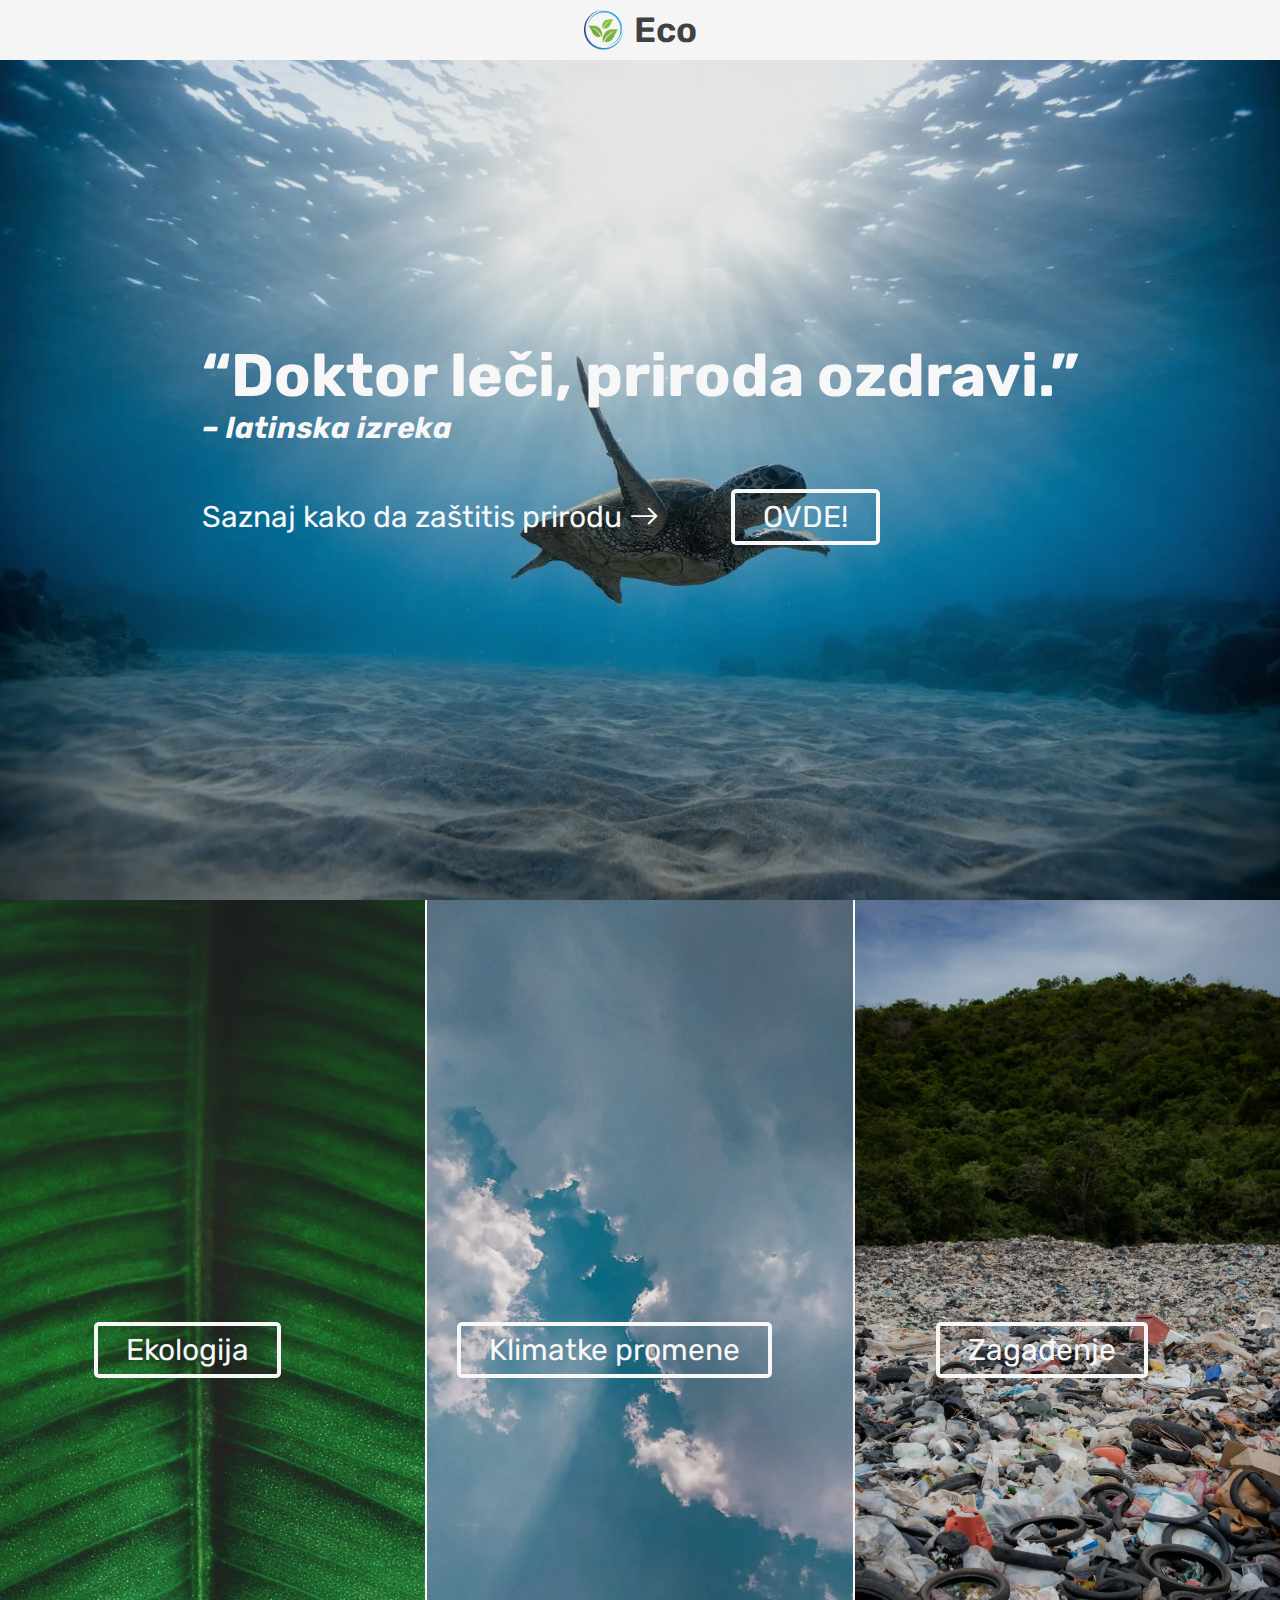
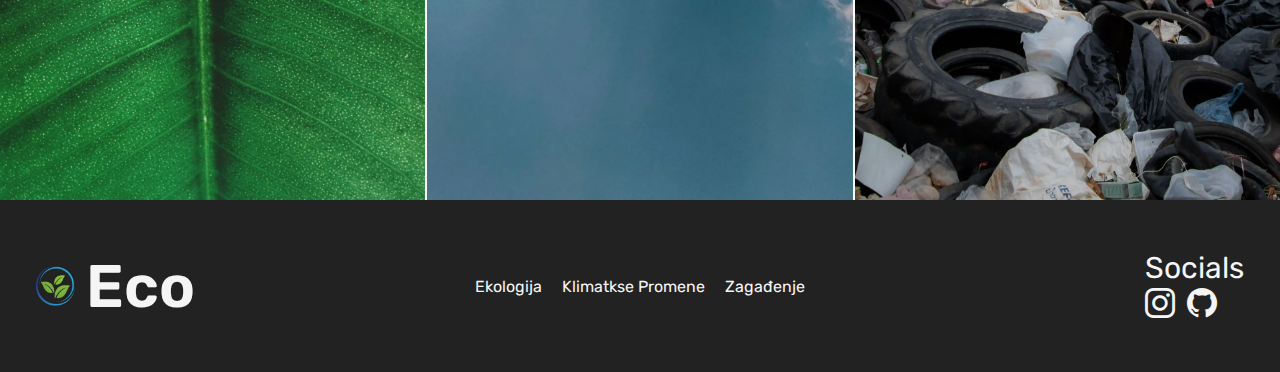
<file: html/index.html>
<!DOCTYPE html>
<html lang="en" id="top">
  <head>
    <meta charset="UTF-8" />
    <meta http-equiv="X-UA-Compatible" content="IE=edge" />
    <meta name="viewport" content="width=device-width, initial-scale=1.0" />

    <link rel="stylesheet" href="../css/general.css" />
    <link rel="stylesheet" href="../css/index_style.css" />
    <link rel="stylesheet" href="../css/queries/index_queries.css" />
    <link rel="icon" type="image/x-icon" href="../img/logo.webp" />

    <title>Eco</title>
  </head>
  <body>
    <header class="header">
      <div class="logo-box" onclick="elScroll('top')">
        <img src="../img/logo.webp" alt="logo" class="logo-img" />
        <p class="logo-text">Eco</p>
      </div>
      <div class="hamburger">
        <span class="line"></span>
      </div>
      <div class="mobile-nav">
        <div class="logo-box" onclick="location.href='index.html'">
          <img src="../img/logo.webp" alt="logo" class="logo-img" />
          <p class="logo-text">Eco</p>
        </div>
        <ul class="nav-list">
          <li class="nav-item">
            <a href="ekologija.html" class="link nav-link">Ekologija</a>
          </li>
          <li class="nav-item">
            <a href="klima.html" class="link nav-link">Klimatkse Promene</a>
          </li>
          <li class="nav-item">
            <a href="zagadjenje.html" class="link nav-link">Zagađenje</a>
          </li>
        </ul>
      </div>
    </header>

    <main class="main">
      <section class="hero-section">
        <div class="box">
          <h1 class="hero-title">
            “Doktor leči, priroda ozdravi.”<br />
            <span>– latinska izreka</span>
          </h1>
          <p class="hero-sub">
            Saznaj kako da zaštitis prirodu <i class="bi bi-arrow-right"></i>
          </p>
          <a onclick="elScroll('find')" class="hero-sub btn tab-btn">OVDE!</a>
        </div>
      </section>

      <section class="find" id="find">
        <div class="flex">
          <div class="col eko">
            <a href="ekologija.html" class="btn hero-sub">Ekologija</a>
          </div>
          <div class="col klima">
            <a href="klima.html" class="btn hero-sub">Klimatke promene</a>
          </div>
          <div class="col zagadjenje">
            <a href="zagadjenje.html" class="btn hero-sub">Zagađenje</a>
          </div>
        </div>
      </section>
    </main>

    <footer class="footer">
      <div class="footer-col">
        <div class="logo-box" onclick="location.href='index.html'">
          <img src="../img/logo.webp" alt="" class="footer-logo" />
          <span class="logo-text">Eco</span>
        </div>
      </div>
      <div class="footer-col">
        <ul class="nav-list">
          <li class="nav-item">
            <a href="ekologija.html" class="link nav-link">Ekologija</a>
          </li>
          <li class="nav-item">
            <a href="klima.html" class="link nav-link">Klimatkse Promene</a>
          </li>
          <li class="nav-item">
            <a href="zagadjenje.html" class="link nav-link">Zagađenje</a>
          </li>
        </ul>
      </div>
      <div class="footer-col">
        <p class="footer-col-title">Socials</p>
        <div class="socials">
          <a
            href="https://www.instagram.com/rakic012"
            target="_blank"
            class="social-link"
            ><i class="bi bi-instagram"></i
          ></a>
          <a
            href="https://www.github.com/Rakic0"
            target="_blank"
            class="social-link"
          >
            <i class="bi bi-github"></i>
          </a>
        </div>
      </div>
    </footer>
    <script src="../js/script.js"></script>
  </body>
</html>
</file>
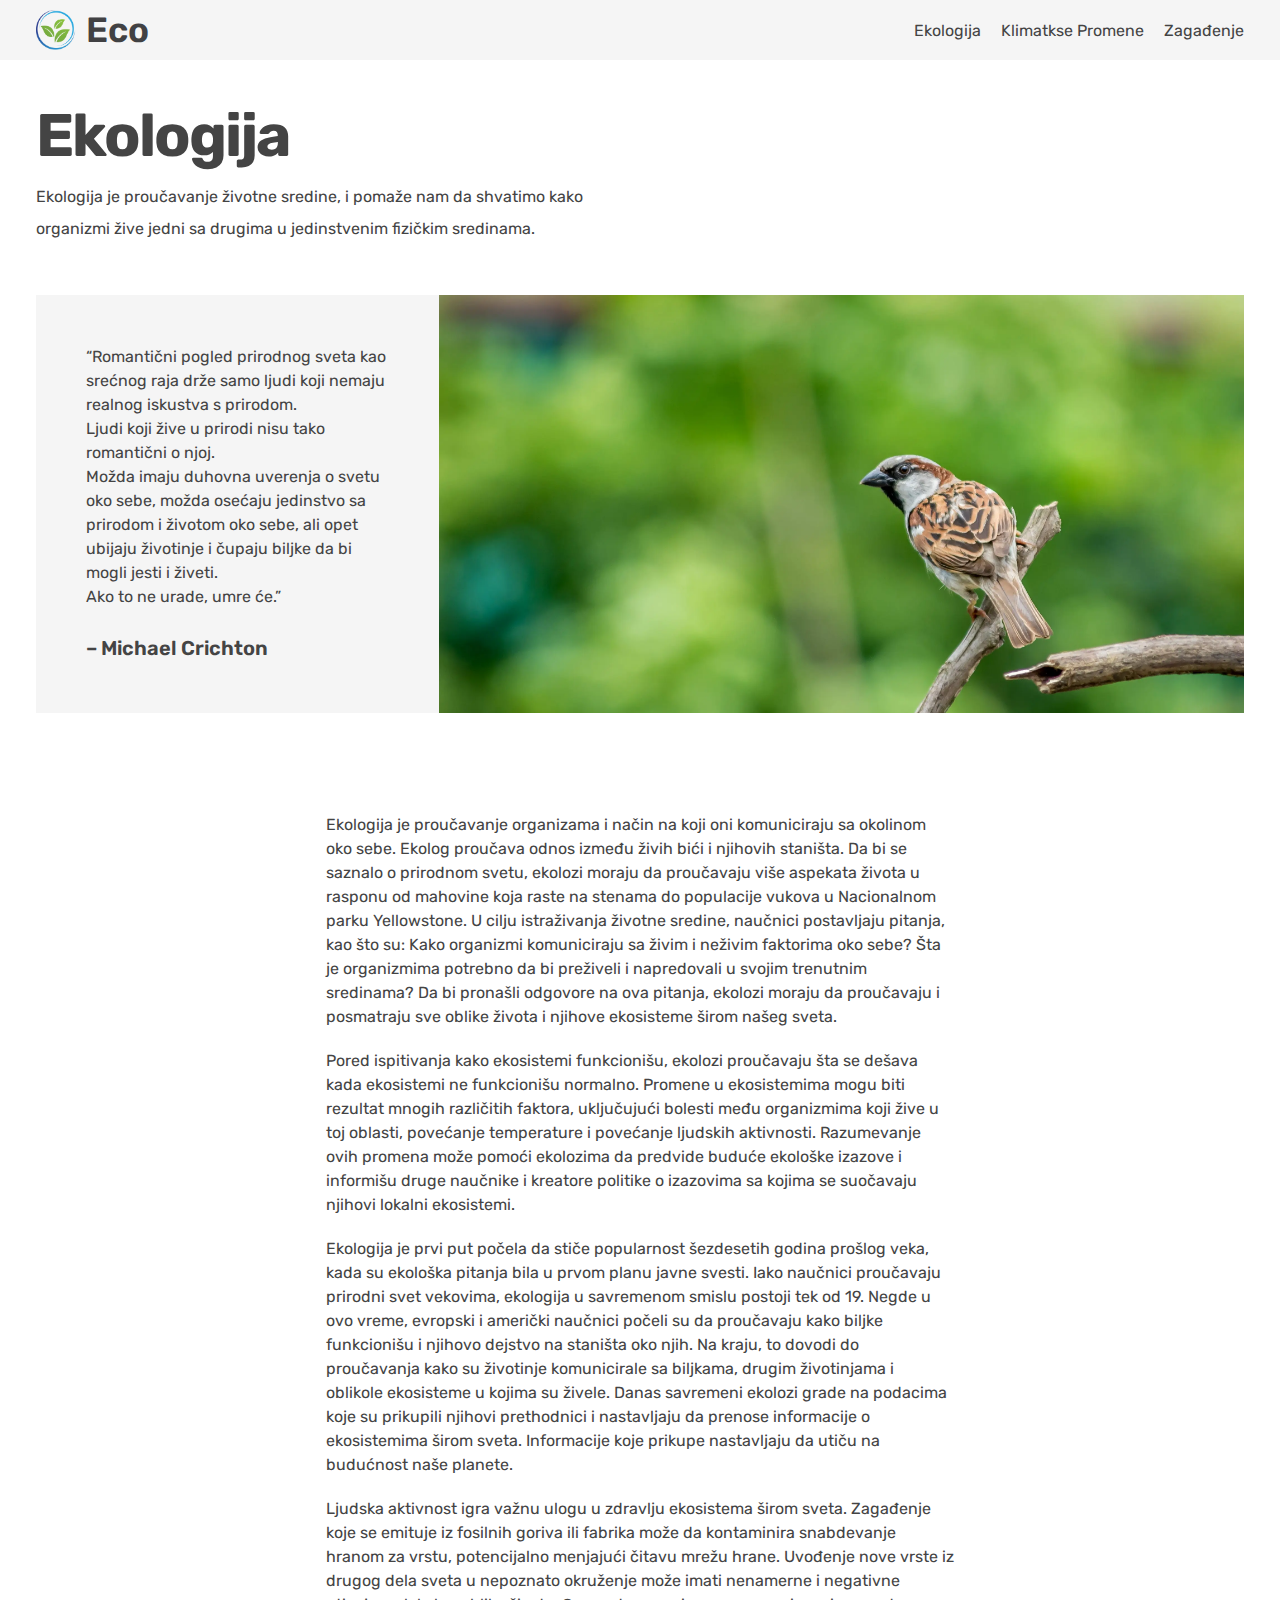
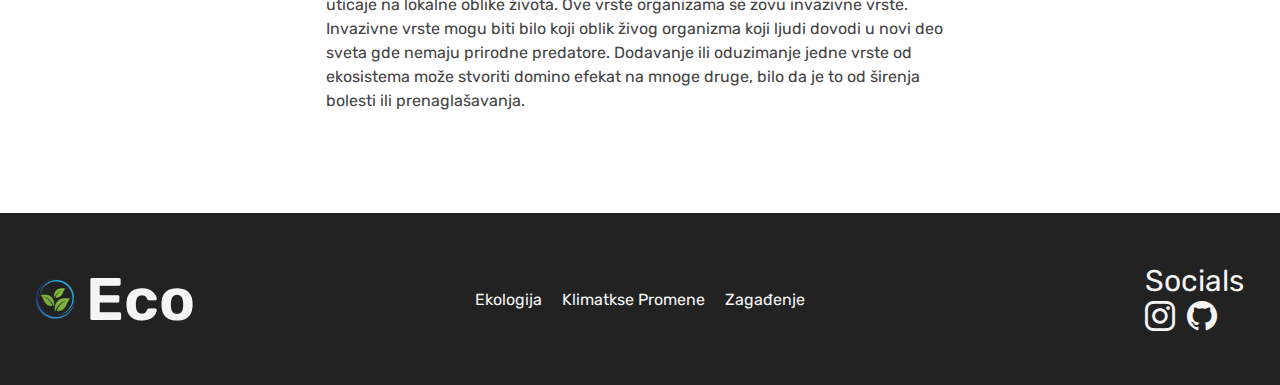
<file: html/ekologija.html>
<!DOCTYPE html>
<html lang="en" id="eco">
  <head>
    <meta charset="UTF-8" />
    <meta http-equiv="X-UA-Compatible" content="IE=edge" />
    <meta name="viewport" content="width=device-width, initial-scale=1.0" />

    <link rel="stylesheet" href="../css/style.css" />
    <link rel="stylesheet" href="../css/general.css" />
    <link rel="stylesheet" href="../css/queries/queries.css" />
    <link rel="icon" type="image/x-icon" href="../img/logo.webp" />
    <title>Ekologija</title>
  </head>
  <body>
    <header class="header">
      <div class="logo-box" onclick="location.href='index.html'">
        <img src="../img/logo.webp" alt="logo" class="logo-img" />
        <p class="logo-text">Eco</p>
      </div>
      <nav class="nav">
        <ul class="nav-list">
          <li class="nav-item">
            <a onclick="elScroll('eco')" class="link nav-link">Ekologija</a>
          </li>
          <li class="nav-item">
            <a href="klima.html" class="link nav-link">Klimatkse Promene</a>
          </li>
          <li class="nav-item">
            <a href="zagadjenje.html" class="link nav-link">Zagađenje</a>
          </li>
        </ul>
      </nav>
      <div class="hamburger">
        <span class="line"></span>
      </div>
      <div class="mobile-nav">
        <div class="logo-box" onclick="location.href='index.html'">
          <img src="../img/logo.webp" alt="logo" class="logo-img" />
          <p class="logo-text">Eco</p>
        </div>
        <ul class="nav-list">
          <li class="nav-item">
            <a onclick="elScroll('eco')" class="link nav-link scroll-link"
              >Ekologija</a
            >
          </li>
          <li class="nav-item">
            <a href="klima.html" class="link nav-link">Klimatkse Promene</a>
          </li>
          <li class="nav-item">
            <a href="zagadjenje.html" class="link nav-link">Zagađenje</a>
          </li>
        </ul>
      </div>
    </header>

    <main class="main">
      <div class="container">
        <header class="main-header">
          <h1 class="page-title">Ekologija</h1>
          <p class="subtitle">
            Ekologija je proučavanje životne sredine, i pomaže nam da shvatimo
            kako organizmi žive jedni sa drugima u jedinstvenim fizičkim
            sredinama.
          </p>
          <div class="img-text-box">
            <div class="intruduction-text">
              <blockquote class="citat">
                “Romantični pogled prirodnog sveta kao srećnog raja drže samo
                ljudi koji nemaju realnog iskustva s prirodom.<br />
                Ljudi koji žive u prirodi nisu tako romantični o njoj.<br />
                Možda imaju duhovna uverenja o svetu oko sebe, možda osećaju
                jedinstvo sa prirodom i životom oko sebe, ali opet ubijaju
                životinje i čupaju biljke da bi mogli jesti i živeti.<br />
                Ako to ne urade, umre će.”<br /><br />
                <span>– Michael Crichton</span>
              </blockquote>
            </div>
            <div class="intruduction-img"></div>
          </div>
        </header>
        <article class="article">
          <div class="container">
            <p class="article-text">
              Ekologija je proučavanje organizama i način na koji oni
              komuniciraju sa okolinom oko sebe. Ekolog proučava odnos između
              živih bići i njihovih staništa. Da bi se saznalo o prirodnom
              svetu, ekolozi moraju da proučavaju više aspekata života u rasponu
              od mahovine koja raste na stenama do populacije vukova u
              Nacionalnom parku Yellowstone. U cilju istraživanja životne
              sredine, naučnici postavljaju pitanja, kao što su: Kako organizmi
              komuniciraju sa živim i neživim faktorima oko sebe? Šta je
              organizmima potrebno da bi preživeli i napredovali u svojim
              trenutnim sredinama? Da bi pronašli odgovore na ova pitanja,
              ekolozi moraju da proučavaju i posmatraju sve oblike života i
              njihove ekosisteme širom našeg sveta.
            </p>

            <p class="article-text">
              Pored ispitivanja kako ekosistemi funkcionišu, ekolozi proučavaju
              šta se dešava kada ekosistemi ne funkcionišu normalno. Promene u
              ekosistemima mogu biti rezultat mnogih različitih faktora,
              uključujući bolesti među organizmima koji žive u toj oblasti,
              povećanje temperature i povećanje ljudskih aktivnosti. Razumevanje
              ovih promena može pomoći ekolozima da predvide buduće ekološke
              izazove i informišu druge naučnike i kreatore politike o izazovima
              sa kojima se suočavaju njihovi lokalni ekosistemi.
            </p>

            <p class="article-text">
              Ekologija je prvi put počela da stiče popularnost šezdesetih
              godina prošlog veka, kada su ekološka pitanja bila u prvom planu
              javne svesti. Iako naučnici proučavaju prirodni svet vekovima,
              ekologija u savremenom smislu postoji tek od 19. Negde u ovo
              vreme, evropski i američki naučnici počeli su da proučavaju kako
              biljke funkcionišu i njihovo dejstvo na staništa oko njih. Na
              kraju, to dovodi do proučavanja kako su životinje komunicirale sa
              biljkama, drugim životinjama i oblikole ekosisteme u kojima su
              živele. Danas savremeni ekolozi grade na podacima koje su
              prikupili njihovi prethodnici i nastavljaju da prenose informacije
              o ekosistemima širom sveta. Informacije koje prikupe nastavljaju
              da utiču na budućnost naše planete.
            </p>

            <p class="article-text">
              Ljudska aktivnost igra važnu ulogu u zdravlju ekosistema širom
              sveta. Zagađenje koje se emituje iz fosilnih goriva ili fabrika
              može da kontaminira snabdevanje hranom za vrstu, potencijalno
              menjajući čitavu mrežu hrane. Uvođenje nove vrste iz drugog dela
              sveta u nepoznato okruženje može imati nenamerne i negativne
              uticaje na lokalne oblike života. Ove vrste organizama se zovu
              invazivne vrste. Invazivne vrste mogu biti bilo koji oblik živog
              organizma koji ljudi dovodi u novi deo sveta gde nemaju prirodne
              predatore. Dodavanje ili oduzimanje jedne vrste od ekosistema može
              stvoriti domino efekat na mnoge druge, bilo da je to od širenja
              bolesti ili prenaglašavanja.
            </p>
          </div>
        </article>
      </div>
    </main>

    <footer class="footer">
      <div class="footer-col">
        <div class="logo-box" onclick="location.href='index.html'">
          <img src="../img/logo.webp" alt="" class="footer-logo" />
          <span class="logo-text">Eco</span>
        </div>
      </div>
      <div class="footer-col">
        <ul class="nav-list">
          <li class="nav-item">
            <a onclick="elScroll('eco')" class="link nav-link">Ekologija</a>
          </li>
          <li class="nav-item">
            <a href="klima.html" class="link nav-link">Klimatkse Promene</a>
          </li>
          <li class="nav-item">
            <a href="zagadjenje.html" class="link nav-link">Zagađenje</a>
          </li>
        </ul>
      </div>
      <div class="footer-col">
        <p class="footer-col-title">Socials</p>
        <div class="socials">
          <a
            href="https://www.instagram.com/rakic012"
            target="_blank"
            class="social-link"
            ><i class="bi bi-instagram"></i
          ></a>
          <a
            href="https://www.github.com/Rakic0"
            target="_blank"
            class="social-link"
          >
            <i class="bi bi-github"></i>
          </a>
        </div>
      </div>
    </footer>

    <script src="../js/script.js"></script>
  </body>
</html>
</file>
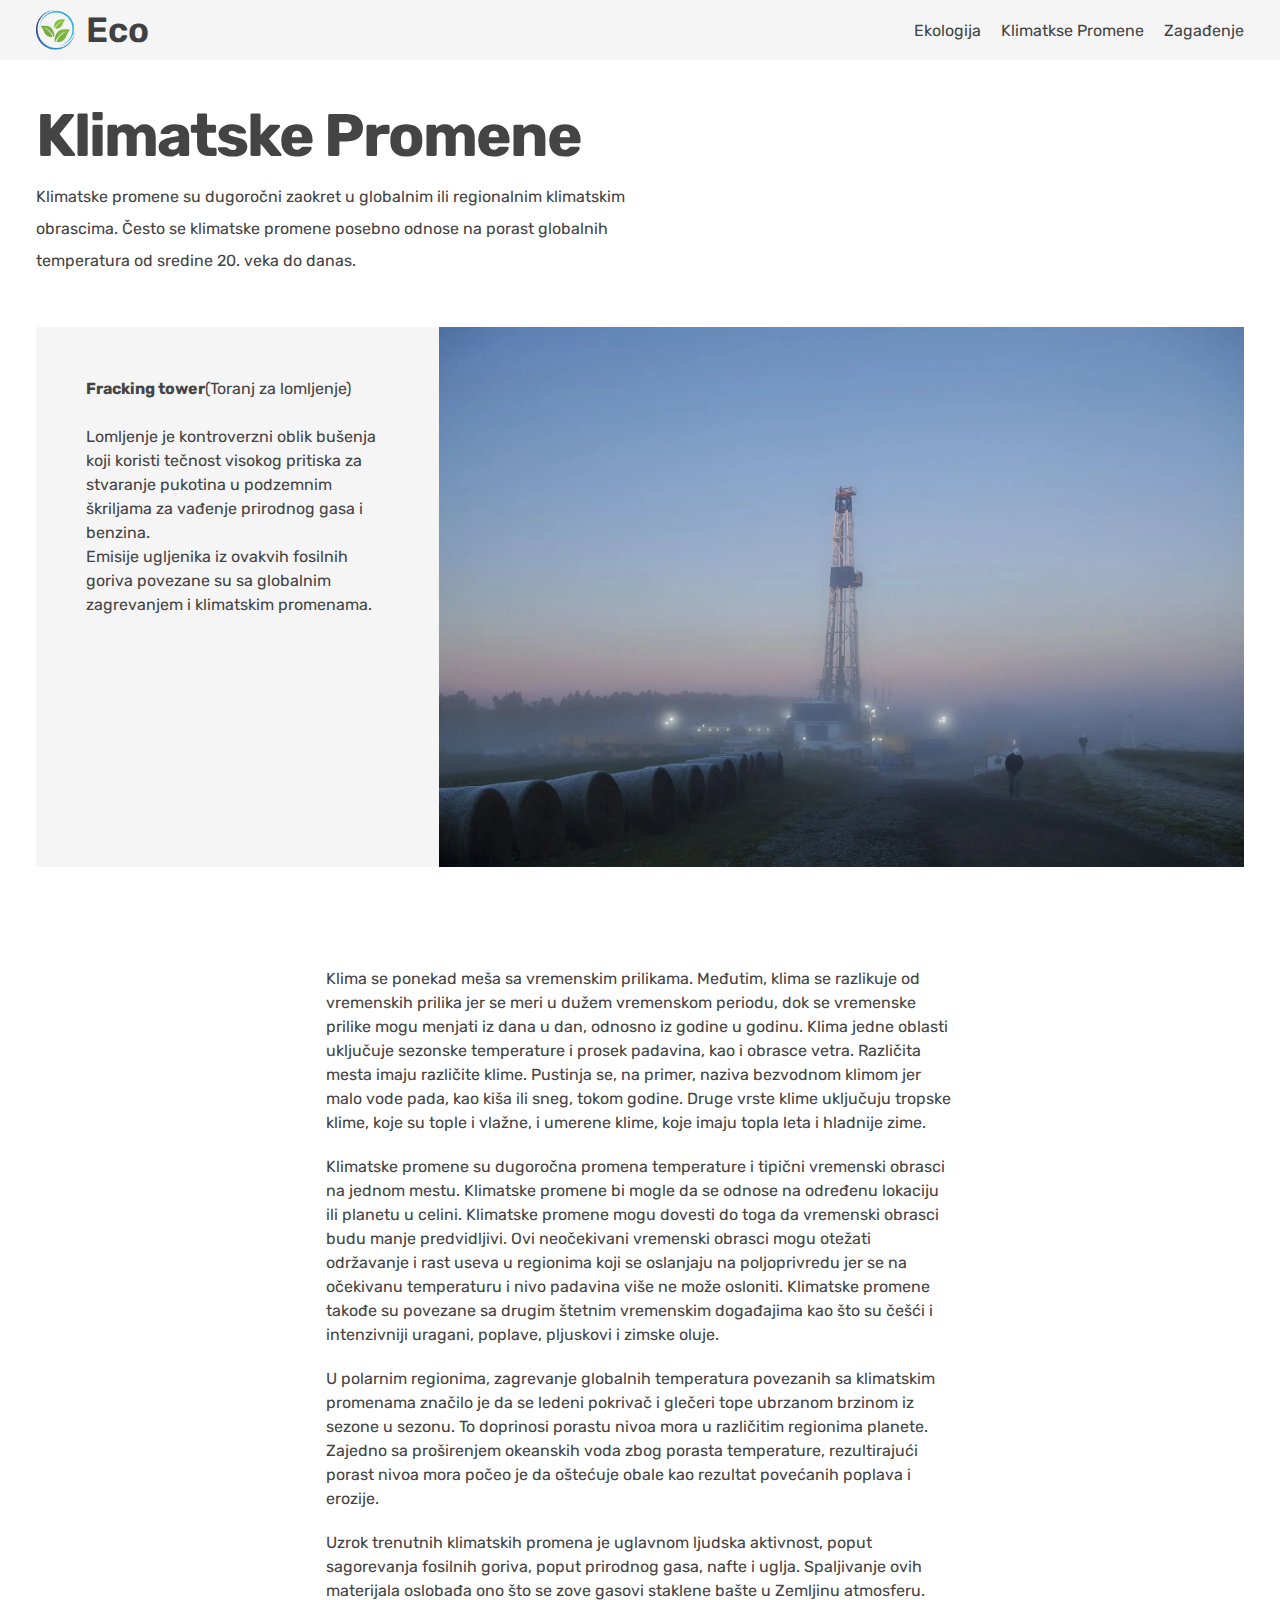
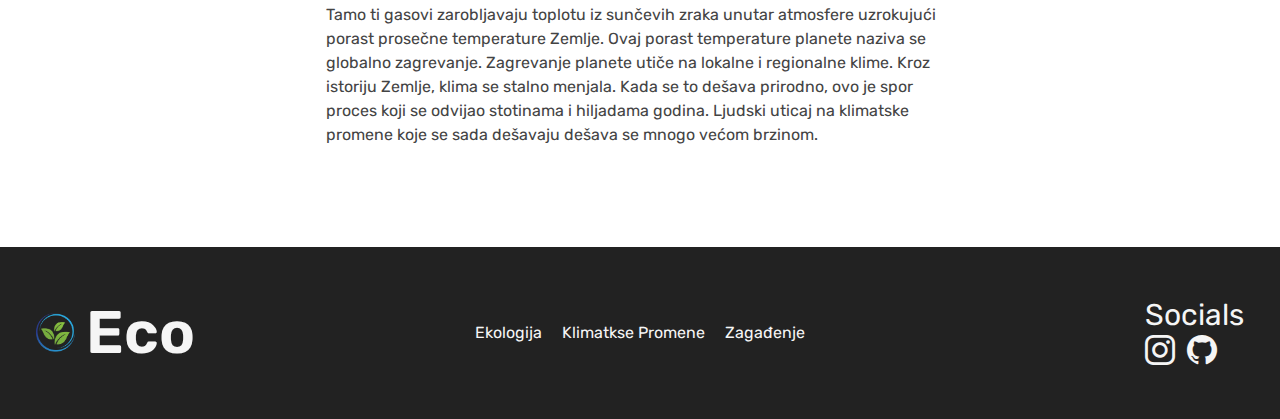
<file: html/klima.html>
<!DOCTYPE html>
<html lang="en" id="eco">
  <head>
    <meta charset="UTF-8" />
    <meta http-equiv="X-UA-Compatible" content="IE=edge" />
    <meta name="viewport" content="width=device-width, initial-scale=1.0" />

    <link rel="stylesheet" href="../css/general.css" />
    <link rel="stylesheet" href="../css/style.css" />
    <link rel="stylesheet" href="../css/queries/queries.css" />
    <link rel="icon" type="image/x-icon" href="../img/logo.webp" />
    <title>Klimatkse Promene</title>
  </head>
  <body>
    <header class="header">
      <div class="logo-box" onclick="location.href='index.html'">
        <img src="../img/logo.webp" alt="logo" class="logo-img" />
        <p class="logo-text">Eco</p>
      </div>
      <nav class="nav">
        <ul class="nav-list blue">
          <li class="nav-item">
            <a href="ekologija.html" class="link nav-link b">Ekologija</a>
          </li>
          <li class="nav-item">
            <a onclick="elScroll('eco')" class="link nav-link b"
              >Klimatkse Promene</a
            >
          </li>
          <li class="nav-item">
            <a href="zagadjenje.html" class="link nav-link b">Zagađenje</a>
          </li>
        </ul>
      </nav>
      <div class="hamburger">
        <span class="line"></span>
      </div>
      <div class="mobile-nav">
        <div class="logo-box" onclick="location.href='index.html'">
          <img src="../img/logo.webp" alt="logo" class="logo-img" />
          <p class="logo-text">Eco</p>
        </div>
        <ul class="nav-list">
          <li class="nav-item">
            <a href="ekologija.html" class="link nav-link b">Ekologija</a>
          </li>
          <li class="nav-item">
            <a onclick="elScroll('eco')" class="link nav-link b scroll-link"
              >Klimatkse Promene</a
            >
          </li>
          <li class="nav-item">
            <a href="zagadjenje.html" class="link nav-link b">Zagađenje</a>
          </li>
        </ul>
      </div>
    </header>

    <main class="main">
      <div class="container">
        <header class="main-header">
          <h1 class="page-title">Klimatske Promene</h1>
          <p class="subtitle">
            Klimatske promene su dugoročni zaokret u globalnim ili regionalnim
            klimatskim obrascima. Često se klimatske promene posebno odnose na
            porast globalnih temperatura od sredine 20. veka do danas.
          </p>
          <div class="img-text-box">
            <div class="intruduction-text">
              <blockquote class="citat">
                <b>Fracking tower</b>(Toranj za lomljenje)<br /><br />
                Lomljenje je kontroverzni oblik bušenja koji koristi tečnost
                visokog pritiska za stvaranje pukotina u podzemnim škriljama za
                vađenje prirodnog gasa i benzina. <br />Emisije ugljenika iz
                ovakvih fosilnih goriva povezane su sa globalnim zagrevanjem i
                klimatskim promenama.
              </blockquote>
            </div>
            <div class="intruduction-img klima-img">
              <img src="../img/eko/klima.webp" alt="" class="img" />
            </div>
          </div>
        </header>
        <article class="article">
          <div class="container">
            <!-- <h2 class="article-title">Šta je ekologija?</h2> -->

            <p class="article-text">
              Klima se ponekad meša sa vremenskim prilikama. Međutim, klima se
              razlikuje od vremenskih prilika jer se meri u dužem vremenskom
              periodu, dok se vremenske prilike mogu menjati iz dana u dan,
              odnosno iz godine u godinu. Klima jedne oblasti uključuje sezonske
              temperature i prosek padavina, kao i obrasce vetra. Različita
              mesta imaju različite klime. Pustinja se, na primer, naziva
              bezvodnom klimom jer malo vode pada, kao kiša ili sneg, tokom
              godine. Druge vrste klime uključuju tropske klime, koje su tople i
              vlažne, i umerene klime, koje imaju topla leta i hladnije zime.
            </p>

            <p class="article-text">
              Klimatske promene su dugoročna promena temperature i tipični
              vremenski obrasci na jednom mestu. Klimatske promene bi mogle da
              se odnose na određenu lokaciju ili planetu u celini. Klimatske
              promene mogu dovesti do toga da vremenski obrasci budu manje
              predvidljivi. Ovi neočekivani vremenski obrasci mogu otežati
              održavanje i rast useva u regionima koji se oslanjaju na
              poljoprivredu jer se na očekivanu temperaturu i nivo padavina više
              ne može osloniti. Klimatske promene takođe su povezane sa drugim
              štetnim vremenskim događajima kao što su češći i intenzivniji
              uragani, poplave, pljuskovi i zimske oluje.
            </p>

            <p class="article-text">
              U polarnim regionima, zagrevanje globalnih temperatura povezanih
              sa klimatskim promenama značilo je da se ledeni pokrivač i glečeri
              tope ubrzanom brzinom iz sezone u sezonu. To doprinosi porastu
              nivoa mora u različitim regionima planete. Zajedno sa proširenjem
              okeanskih voda zbog porasta temperature, rezultirajući porast
              nivoa mora počeo je da oštećuje obale kao rezultat povećanih
              poplava i erozije.
            </p>

            <p class="article-text">
              Uzrok trenutnih klimatskih promena je uglavnom ljudska aktivnost,
              poput sagorevanja fosilnih goriva, poput prirodnog gasa, nafte i
              uglja. Spaljivanje ovih materijala oslobađa ono što se zove gasovi
              staklene bašte u Zemljinu atmosferu. Tamo ti gasovi zarobljavaju
              toplotu iz sunčevih zraka unutar atmosfere uzrokujući porast
              prosečne temperature Zemlje. Ovaj porast temperature planete
              naziva se globalno zagrevanje. Zagrevanje planete utiče na lokalne
              i regionalne klime. Kroz istoriju Zemlje, klima se stalno menjala.
              Kada se to dešava prirodno, ovo je spor proces koji se odvijao
              stotinama i hiljadama godina. Ljudski uticaj na klimatske promene
              koje se sada dešavaju dešava se mnogo većom brzinom.
            </p>
          </div>
        </article>
      </div>
    </main>

    <footer class="footer">
      <div class="footer-col">
        <div class="logo-box" onclick="location.href='index.html'">
          <img src="../img/logo.webp" alt="" class="footer-logo" />
          <span class="logo-text">Eco</span>
        </div>
      </div>
      <div class="footer-col">
        <ul class="nav-list">
          <li class="nav-item">
            <a href="ekologija.html" class="link nav-link b">Ekologija</a>
          </li>
          <li class="nav-item">
            <a onclick="elScroll('eco')" class="link nav-link b"
              >Klimatkse Promene</a
            >
          </li>
          <li class="nav-item">
            <a href="zagadjenje.html" class="link nav-link b">Zagađenje</a>
          </li>
        </ul>
      </div>
      <div class="footer-col">
        <p class="footer-col-title">Socials</p>
        <div class="socials">
          <a
            href="https://www.instagram.com/rakic012"
            target="_blank"
            class="social-link"
            ><i class="bi bi-instagram"></i
          ></a>
          <a
            href="https://www.github.com/Rakic0"
            target="_blank"
            class="social-link"
          >
            <i class="bi bi-github"></i>
          </a>
        </div>
      </div>
    </footer>

    <script src="../js/script.js"></script>
  </body>
</html>
</file>
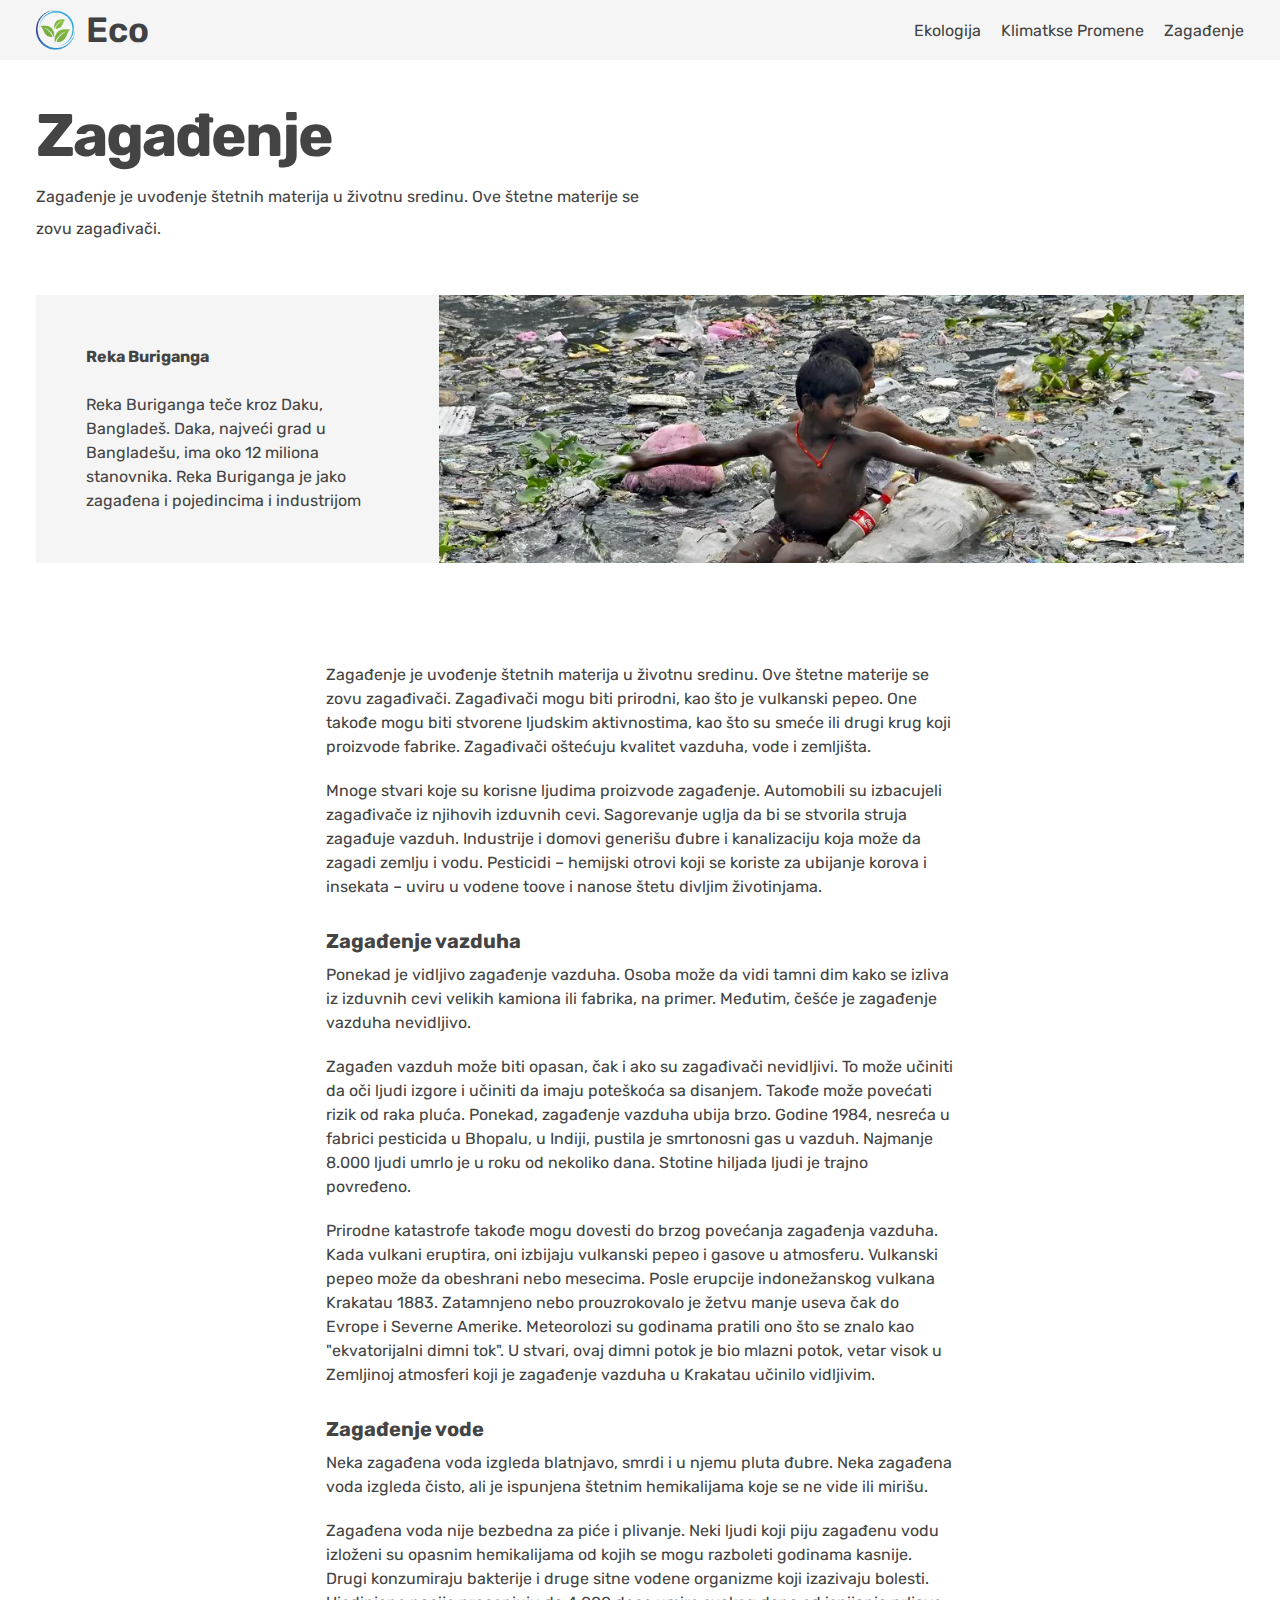
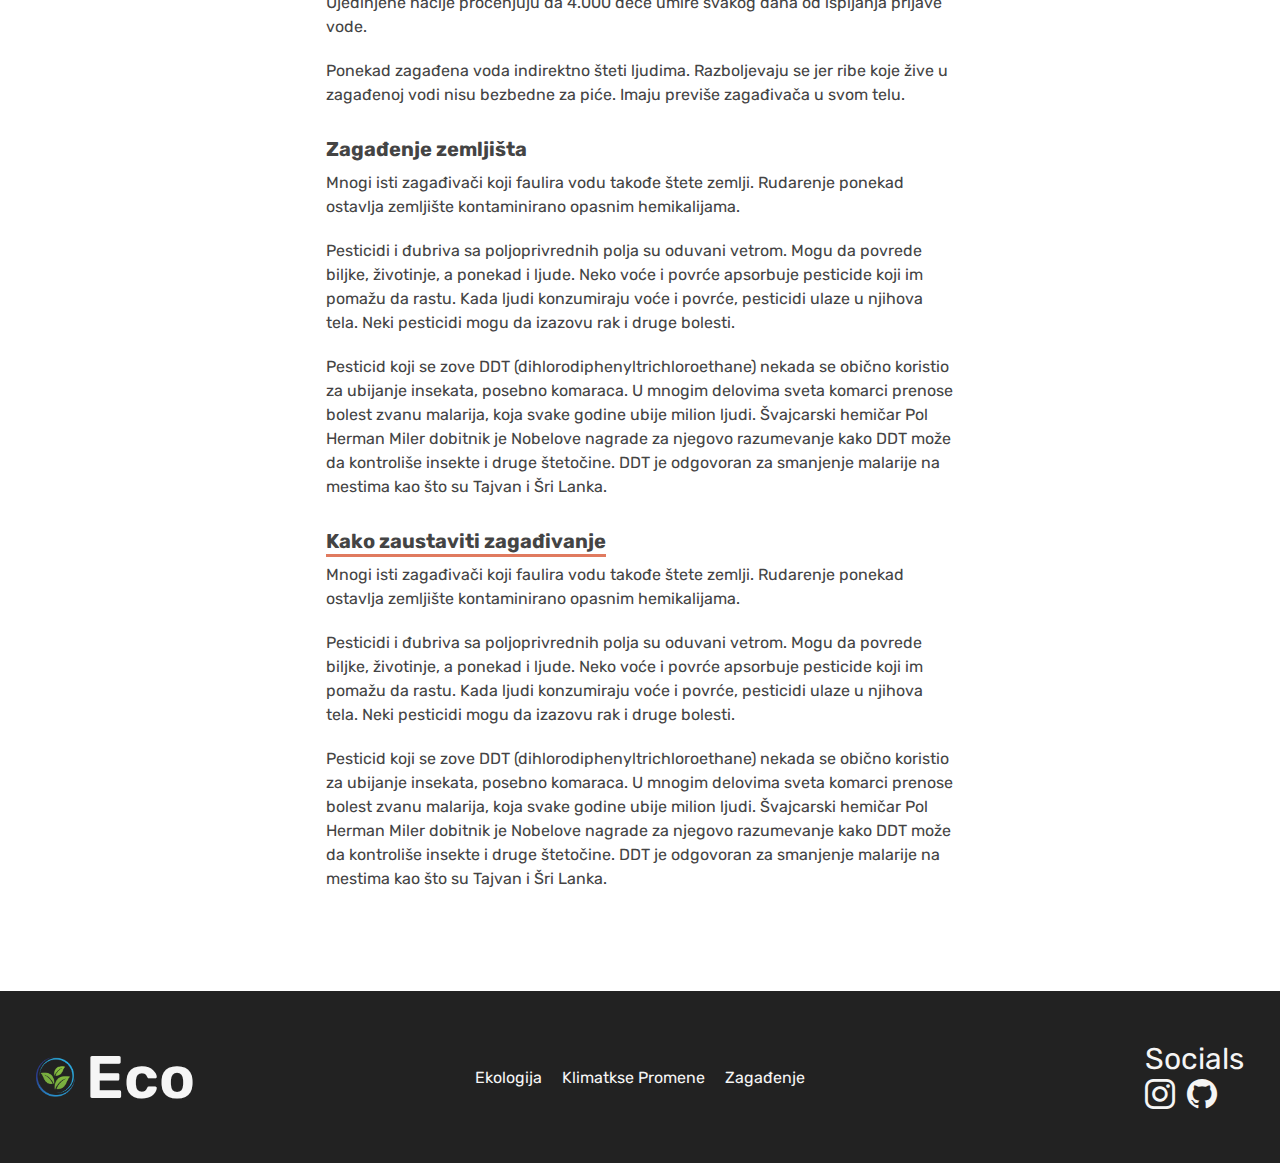
<file: html/zagadjenje.html>
<!DOCTYPE html>
<html lang="en" id="eco">
  <head>
    <meta charset="UTF-8" />
    <meta http-equiv="X-UA-Compatible" content="IE=edge" />
    <meta name="viewport" content="width=device-width, initial-scale=1.0" />

    <link rel="stylesheet" href="../css/general.css" />
    <link rel="stylesheet" href="../css/style.css" />
    <link rel="stylesheet" href="../css/queries/queries.css" />
    <link rel="icon" type="image/x-icon" href="../img/logo.webp" />
    <title>Zagađenje</title>
  </head>
  <body>
    <header class="header">
      <div class="logo-box" onclick="location.href='index.html'">
        <img src="../img/logo.webp" alt="logo" class="logo-img" />
        <p class="logo-text">Eco</p>
      </div>
      <nav class="nav">
        <ul class="nav-list blue">
          <li class="nav-item">
            <a href="ekologija.html" class="link nav-link r">Ekologija</a>
          </li>
          <li class="nav-item">
            <a href="klima.html" class="link nav-link r">Klimatkse Promene</a>
          </li>
          <li class="nav-item">
            <a onclick="elScroll('eco')" class="link nav-link r">Zagađenje</a>
          </li>
        </ul>
      </nav>
      <div class="hamburger">
        <span class="line"></span>
      </div>
      <div class="mobile-nav">
        <div class="logo-box" onclick="location.href='index.html'">
          <img src="../img/logo.webp" alt="logo" class="logo-img" />
          <p class="logo-text">Eco</p>
        </div>
        <ul class="nav-list">
          <li class="nav-item">
            <a href="ekologija.html" class="link nav-link r">Ekologija</a>
          </li>
          <li class="nav-item">
            <a href="klima.html" class="link nav-link r">Klimatkse Promene</a>
          </li>
          <li class="nav-item">
            <a onclick="elScroll('eco')" class="link nav-link r scroll-link"
              >Zagađenje</a
            >
          </li>
        </ul>
      </div>
    </header>

    <main class="main">
      <div class="container">
        <header class="main-header">
          <h1 class="page-title">Zagađenje</h1>
          <p class="subtitle">
            Zagađenje je uvođenje štetnih materija u životnu sredinu. Ove štetne
            materije se zovu zagađivači.
          </p>
          <div class="img-text-box">
            <div class="intruduction-text">
              <blockquote class="citat">
                <b>Reka Buriganga</b><br /><br />
                Reka Buriganga teče kroz Daku, Bangladeš. Daka, najveći grad u
                Bangladešu, ima oko 12 miliona stanovnika. Reka Buriganga je
                jako zagađena i pojedincima i industrijom
              </blockquote>
            </div>
            <div class="intruduction-img zag">
              <!-- <img src="../img/eko/zagadjenje.webp" alt="" class="img" /> -->
            </div>
          </div>
        </header>
        <article class="article">
          <div class="container">
            <div class="article-row">
              <p class="article-text">
                Zagađenje je uvođenje štetnih materija u životnu sredinu. Ove
                štetne materije se zovu zagađivači. Zagađivači mogu biti
                prirodni, kao što je vulkanski pepeo. One takođe mogu biti
                stvorene ljudskim aktivnostima, kao što su smeće ili drugi krug
                koji proizvode fabrike. Zagađivači oštećuju kvalitet vazduha,
                vode i zemljišta.
              </p>

              <p class="article-text">
                Mnoge stvari koje su korisne ljudima proizvode zagađenje.
                Automobili su izbacujeli zagađivače iz njihovih izduvnih cevi.
                Sagorevanje uglja da bi se stvorila struja zagađuje vazduh.
                Industrije i domovi generišu đubre i kanalizaciju koja može da
                zagadi zemlju i vodu. Pesticidi – hemijski otrovi koji se
                koriste za ubijanje korova i insekata – uviru u vodene toove i
                nanose štetu divljim životinjama.
              </p>
            </div>
            <div class="article-row">
              <h2 class="article-title">Zagađenje vazduha</h2>
              <p class="article-text">
                Ponekad je vidljivo zagađenje vazduha. Osoba može da vidi tamni
                dim kako se izliva iz izduvnih cevi velikih kamiona ili fabrika,
                na primer. Međutim, češće je zagađenje vazduha nevidljivo.
              </p>

              <p class="article-text">
                Zagađen vazduh može biti opasan, čak i ako su zagađivači
                nevidljivi. To može učiniti da oči ljudi izgore i učiniti da
                imaju poteškoća sa disanjem. Takođe može povećati rizik od raka
                pluća. Ponekad, zagađenje vazduha ubija brzo. Godine 1984,
                nesreća u fabrici pesticida u Bhopalu, u Indiji, pustila je
                smrtonosni gas u vazduh. Najmanje 8.000 ljudi umrlo je u roku od
                nekoliko dana. Stotine hiljada ljudi je trajno povređeno.
              </p>

              <p class="article-text">
                Prirodne katastrofe takođe mogu dovesti do brzog povećanja
                zagađenja vazduha. Kada vulkani eruptira, oni izbijaju vulkanski
                pepeo i gasove u atmosferu. Vulkanski pepeo može da obeshrani
                nebo mesecima. Posle erupcije indonežanskog vulkana Krakatau
                1883. Zatamnjeno nebo prouzrokovalo je žetvu manje useva čak do
                Evrope i Severne Amerike. Meteorolozi su godinama pratili ono
                što se znalo kao "ekvatorijalni dimni tok". U stvari, ovaj dimni
                potok je bio mlazni potok, vetar visok u Zemljinoj atmosferi
                koji je zagađenje vazduha u Krakatau učinilo vidljivim.
              </p>
            </div>

            <div class="article-row">
              <h2 class="article-title">Zagađenje vode</h2>
              <p class="article-text">
                Neka zagađena voda izgleda blatnjavo, smrdi i u njemu pluta
                đubre. Neka zagađena voda izgleda čisto, ali je ispunjena
                štetnim hemikalijama koje se ne vide ili mirišu.
              </p>

              <p class="article-text">
                Zagađena voda nije bezbedna za piće i plivanje. Neki ljudi koji
                piju zagađenu vodu izloženi su opasnim hemikalijama od kojih se
                mogu razboleti godinama kasnije. Drugi konzumiraju bakterije i
                druge sitne vodene organizme koji izazivaju bolesti. Ujedinjene
                nacije procenjuju da 4.000 dece umire svakog dana od ispijanja
                prljave vode.
              </p>

              <p class="article-text">
                Ponekad zagađena voda indirektno šteti ljudima. Razboljevaju se
                jer ribe koje žive u zagađenoj vodi nisu bezbedne za piće. Imaju
                previše zagađivača u svom telu.
              </p>
            </div>

            <div class="article-row">
              <h2 class="article-title">Zagađenje zemljišta</h2>
              <p class="article-text">
                Mnogi isti zagađivači koji faulira vodu takođe štete zemlji.
                Rudarenje ponekad ostavlja zemljište kontaminirano opasnim
                hemikalijama.
              </p>

              <p class="article-text">
                Pesticidi i đubriva sa poljoprivrednih polja su oduvani vetrom.
                Mogu da povrede biljke, životinje, a ponekad i ljude. Neko voće
                i povrće apsorbuje pesticide koji im pomažu da rastu. Kada ljudi
                konzumiraju voće i povrće, pesticidi ulaze u njihova tela. Neki
                pesticidi mogu da izazovu rak i druge bolesti.
              </p>

              <p class="article-text">
                Pesticid koji se zove DDT (dihlorodiphenyltrichloroethane)
                nekada se obično koristio za ubijanje insekata, posebno
                komaraca. U mnogim delovima sveta komarci prenose bolest zvanu
                malarija, koja svake godine ubije milion ljudi. Švajcarski
                hemičar Pol Herman Miler dobitnik je Nobelove nagrade za njegovo
                razumevanje kako DDT može da kontroliše insekte i druge
                štetočine. DDT je odgovoran za smanjenje malarije na mestima kao
                što su Tajvan i Šri Lanka.
              </p>
            </div>

            <div class="article-row">
              <h2 class="article-title">
                <span class="underline r">Kako zaustaviti zagađivanje</span>
              </h2>
              <p class="article-text">
                Mnogi isti zagađivači koji faulira vodu takođe štete zemlji.
                Rudarenje ponekad ostavlja zemljište kontaminirano opasnim
                hemikalijama.
              </p>

              <p class="article-text">
                Pesticidi i đubriva sa poljoprivrednih polja su oduvani vetrom.
                Mogu da povrede biljke, životinje, a ponekad i ljude. Neko voće
                i povrće apsorbuje pesticide koji im pomažu da rastu. Kada ljudi
                konzumiraju voće i povrće, pesticidi ulaze u njihova tela. Neki
                pesticidi mogu da izazovu rak i druge bolesti.
              </p>

              <p class="article-text">
                Pesticid koji se zove DDT (dihlorodiphenyltrichloroethane)
                nekada se obično koristio za ubijanje insekata, posebno
                komaraca. U mnogim delovima sveta komarci prenose bolest zvanu
                malarija, koja svake godine ubije milion ljudi. Švajcarski
                hemičar Pol Herman Miler dobitnik je Nobelove nagrade za njegovo
                razumevanje kako DDT može da kontroliše insekte i druge
                štetočine. DDT je odgovoran za smanjenje malarije na mestima kao
                što su Tajvan i Šri Lanka.
              </p>
            </div>
          </div>
        </article>
      </div>
    </main>

    <footer class="footer">
      <div class="footer-col">
        <div class="logo-box" onclick="location.href='index.html'">
          <img src="../img/logo.webp" alt="" class="footer-logo" />
          <span class="logo-text">Eco</span>
        </div>
      </div>
      <div class="footer-col">
        <ul class="nav-list">
          <li class="nav-item">
            <a href="ekologija.html" class="link nav-link r">Ekologija</a>
          </li>
          <li class="nav-item">
            <a href="klima.html" class="link nav-link r">Klimatkse Promene</a>
          </li>
          <li class="nav-item">
            <a onclick="elScroll('eco')" class="link nav-link r">Zagađenje</a>
          </li>
        </ul>
      </div>
      <div class="footer-col">
        <p class="footer-col-title">Socials</p>
        <div class="socials">
          <a
            href="https://www.instagram.com/rakic012"
            target="_blank"
            class="social-link"
            ><i class="bi bi-instagram"></i
          ></a>
          <a
            href="https://www.github.com/Rakic0"
            target="_blank"
            class="social-link"
          >
            <i class="bi bi-github"></i>
          </a>
        </div>
      </div>
    </footer>

    <script src="../js/script.js"></script>
  </body>
</html>
</file>
<file: css/index_style.css>
/* GENERAL CORRECTION */

.nav-link::after {
  background-color: #f9c74f;
}

.header {
  margin-right: 0;
  justify-content: center;
}

.header .logo-box {
  margin-right: 0;
}

/* HERO SECTION */

.hero-section {
  background-image: linear-gradient(
      to bottom,
      rgba(0, 0, 0, 0.1),
      rgba(0, 0, 0, 0.1)
    ),
    url(../img/eko/hero-section.webp);
  background-position: center;
  background-size: cover;
  max-width: 100vw;
  min-height: 100vh;
  display: flex;
  align-items: center;
  justify-content: center;
}

.hero-title {
  font-size: 6rem;
  color: #f7f7f7;
  line-height: 0.7;
  margin-bottom: 5rem;
}

.bi-arrow-right {
  margin-right: 2rem;
}

.hero-title span {
  font-size: 3rem;
  font-style: italic;
}

.hero-sub {
  font-size: 3rem;
  color: #f7f7f7;
  margin-right: 5rem;
  display: inline-block;
}

.btn {
  padding: 1rem 3.2rem;
  box-shadow: inset 0 0 0 4px #f7f7f7;
  border-radius: 5px;
  cursor: pointer;
  transition: 0.3s;
}

.btn:hover {
  box-shadow: inset 0 0 0 1px #f7f7f7;
}

.btn-vise {
  color: #f7f7f7;
  font-size: 4rem;
}

/* SECTION FIND */

.find {
  max-width: 100vw;
  max-height: 100vh;

  transition: all 0.3s;
}

.eko,
.klima,
.zagadjenje {
  width: 33.3%;
  height: 100vh;
  background-position: bottom;
  background-size: cover;
  border-left: 1.5px solid #f7f7f7;
  border-right: 1.5px solid #f7f7f7;

  display: flex;
  align-items: center;
  justify-content: center;
  transition: all 0.3s;
}

.eko:hover,
.klima:hover,
.zagadjenje:hover {
  width: 40%;
  transition: all 0.3s;
}

.eko {
  background-image: linear-gradient(
      to bottom,
      rgba(0, 0, 0, 0.1),
      rgba(0, 0, 0, 0.1)
    ),
    url(../img/find-section/eko.webp);
  border-left: none;
}

.klima {
  width: 33.4%;
  background-image: linear-gradient(
      to bottom,
      rgba(0, 0, 0, 0.1),
      rgba(0, 0, 0, 0.1)
    ),
    url(../img/find-section/sky.webp);
}

.zagadjenje {
  background-image: linear-gradient(
      to bottom,
      rgba(0, 0, 0, 0.1),
      rgba(0, 0, 0, 0.1)
    ),
    url(../img/find-section/zagadjivanje.webp);
  border-right: none;
}

.btn.hero-sub {
  text-decoration: none;
}
</file>
<file: css/queries/index_queries.css>
@media (max-width: 71.75em) {
  .eko,
  .klima,
  .zagadjenje,
  .eko:hover,
  .klima:hover,
  .zagadjenje:hover {
    width: 100%;
    height: 33.33vh;
  }
  .flex {
    flex-direction: column;
  }
}

@media (max-width: 54.81em) {
  .hero-title {
    font-size: 6vw;
  }
  .hero-title span {
    font-size: 4vw;
  }
  .hero-sub {
    font-size: 4vw;
  }
  .header .logo-box {
    margin-right: auto;
  }
  .footer .nav-list {
    display: none;
  }
  .hamburger {
    position: relative;
    height: 26px;
    width: 32px;
    z-index: 2;
    display: flex;
    justify-content: center;
    align-items: center;
    cursor: pointer;
    transition: all 0.5s ease-in-out;
  }
  .line {
    border-radius: 10px;
    height: 4px;
    width: 100%;
    background-color: #444;
    transition: all 0.5s ease-in-out;
  }
  .line::before,
  .line::after {
    position: absolute;
    content: " ";
    border-radius: 10px;
    height: 4px;
    width: 100%;
    background-color: #444;
    transition: all 0.5s ease-in-out;
  }
  .line::before {
    transform: translateY(-10px);
  }
  .line::after {
    transform: translateY(10px);
  }

  .hamburger.open .line {
    transform: translate(50px);
    background: transparent;
  }
  .hamburger.open .line::before {
    transform: rotate(45deg) translate(-35px, 35px);
  }
  .hamburger.open .line::after {
    transform: rotate(-45deg) translate(-35px, -35px);
  }
  .mobile-nav {
    background-color: #f5f5f5fc;
    width: 100vw;
    height: 100vh;

    position: absolute;
    top: 0;
    left: 0;
    display: flex;
    flex-direction: column;
    align-items: center;
    justify-content: center;
    gap: 5rem;

    transform: translateX(100%);
    transition: all 0.5s ease-in-out;
  }
  .nav-open {
    transform: translate(0);
    transition: all 0.5s ease-in-out;
  }
  .mobile-nav .logo-box {
    margin-right: 0;
  }
  .mobile-nav .logo-img {
    width: 10rem;
    height: 10rem;
  }
  .mobile-nav .logo-text {
    font-size: 10rem;
  }
  .nav-list {
    flex-direction: column;
    justify-content: center;
    align-items: center;
  }
  .nav-link {
    font-size: 4rem !important;
  }
}

@media (max-width: 42.7em) {
  .box {
    padding: 0 3.6rem;
    display: flex;
    flex-direction: column;
  }
  .hero-title {
    font-size: 10vw;
    line-height: 1.1;
  }
  .hero-title span {
    font-size: 6vw;
  }
  .hero-sub {
    font-size: 4vw;
  }
  .bi-arrow-right::before {
    content: "\f128";
  }
  .btn {
    font-size: 6vw;
  }
  .tab-btn {
    margin-left: auto !important;
    margin-right: auto !important;
    margin-top: 5rem;
  }
}

@media (max-width: 26.56em) {
  .hero-sub {
    font-size: 7vw;
  }
  .btn.hero-sub {
    margin: 0;
  }
}

@media (max-width: 20em) {
  .nav-link {
    font-size: 3rem !important;
  }
}
</file>
<file: css/style.css>
/* MAIN */

.main {
  color: #444;
  margin-bottom: 10rem;
}

/* MAIN HEADER */

.main-header {
  margin-top: 10rem;
}

.page-title {
  font-size: 6rem;
  color: inherit;
  letter-spacing: -2px;
  margin-bottom: 1rem;
}

.subtitle {
  max-width: 50%;
  font-size: 1.6rem;
  color: inherit;
  line-height: 2;
  margin-bottom: 5rem;
  position: relative;
}

.img-text-box {
  background-color: #f5f5f5;
  display: grid;
  grid-template-columns: 1fr 2fr;
}

.intruduction-img,
.klima-img {
  background-image: url(../img/eko/intruduction-img.webp);
  background-position: center;
  background-size: cover;
  background-repeat: no-repeat;
}

.klima-img {
  background-image: url(../img/eko/klima.webp) !important;
}

.zag {
  background-image: url(../img/eko/zagadjenje.webp) !important;
}

.intruduction-text {
  padding: 5rem;
}

.citat {
  font-size: 1.6rem;
  color: inherit;
  line-height: 1.5;
}
.citat span {
  font-weight: 600;
  font-size: 2rem;
}

.img {
  width: 100%;
}

/* ARTICLE */

.article {
  margin-top: 10rem;
}

.article > .container {
  max-width: 70rem;
}

.article-title {
  font-size: 2rem;
  margin-bottom: 1rem;
  margin-top: 3rem;
}

.article-text {
  font-size: 1.6rem;
  line-height: 1.5;
  color: inherit;
  margin-bottom: 2rem;
}
</file>
<file: css/queries/queries.css>
@media (max-width: 60.87em) {
  .img-text-box {
    grid-template-columns: 1fr;
    grid-template-rows: 1fr 1fr;
  }
  .intruduction-img {
    grid-row: 1;
  }
  .subtitle {
    max-width: 60%;
  }
}

@media (max-width: 45.18em) {
  .nav {
    display: none;
  }
  .footer .nav-list {
    display: none;
  }
  .subtitle {
    max-width: 80%;
  }
  .hamburger {
    position: relative;
    height: 26px;
    width: 32px;
    z-index: 2;
    display: flex;
    justify-content: center;
    align-items: center;
    cursor: pointer;
    transition: all 0.5s ease-in-out;
  }
  .line {
    border-radius: 10px;
    height: 4px;
    width: 100%;
    background-color: #444;
    transition: all 0.5s ease-in-out;
  }
  .line::before,
  .line::after {
    position: absolute;
    content: " ";
    border-radius: 10px;
    height: 4px;
    width: 100%;
    background-color: #444;
    transition: all 0.5s ease-in-out;
  }
  .line::before {
    transform: translateY(-10px);
  }
  .line::after {
    transform: translateY(10px);
  }

  .hamburger.open .line {
    transform: translate(50px);
    background: transparent;
  }
  .hamburger.open .line::before {
    transform: rotate(45deg) translate(-35px, 35px);
  }
  .hamburger.open .line::after {
    transform: rotate(-45deg) translate(-35px, -35px);
  }
  .mobile-nav {
    background-color: #f5f5f5fc;
    width: 100vw;
    height: 100vh;

    position: absolute;
    top: 0;
    left: 0;
    display: flex;
    flex-direction: column;
    align-items: center;
    justify-content: center;
    gap: 5rem;

    transform: translateX(100%);
    transition: all 0.5s ease-in-out;
  }
  .nav-open {
    transform: translate(0);
    transition: all 0.5s ease-in-out;
  }
  .mobile-nav .logo-box {
    margin-right: 0;
  }
  .mobile-nav .logo-img {
    width: 10rem;
    height: 10rem;
  }
  .mobile-nav .logo-text {
    font-size: 10rem;
  }
  .nav-list {
    flex-direction: column;
    justify-content: center;
    align-items: center;
  }
  .nav-link {
    font-size: 4rem !important;
  }
}
</file>
<file: css/general.css>
@import url("https://fonts.googleapis.com/css2?family=Rubik:wght@300;400;500;600&display=swap");
@import url("https://cdn.jsdelivr.net/npm/bootstrap-icons@1.8.1/font/bootstrap-icons.css");

*,
::after,
::before {
  margin: 0;
  padding: 0;
  box-sizing: border-box;
}

::-webkit-scrollbar {
  width: 0;
}

html {
  font-size: 62.5%;
  font-family: "Rubik", sans-serif;
  overflow-x: hidden;
}

body {
  overflow-x: hidden;
}

/* HEADER */

.header {
  width: 100%;
  height: 6rem;
  padding: 0 3.6rem;

  position: fixed;
  top: 0;
  left: 0;
  z-index: 999;

  display: flex;
  align-items: center;

  background-color: #f5f5f5;
  color: #444;
}

.logo-box {
  display: flex;
  align-items: center;
  justify-content: center;
  gap: 1rem;
  margin-right: auto;
  cursor: pointer;
}

.logo-img {
  width: 4rem;
  height: 4rem;
}

.logo-text {
  font-family: "Rubik", serif;
  font-weight: 600;
  font-size: 3.5rem;
  color: #414143;
}

/* NAVIGATION */

.nav-list {
  display: flex;
  list-style: none;
  gap: 2rem;
}

.nav-link::after,
.nav-link_b::after,
.underline::after {
  transition: all 0.3s;
  content: " ";
  height: 2px;
  width: 0;
  background-color: #81b29a;

  position: absolute;
  bottom: -4px;
  left: 0;
}

.b::after {
  background-color: #227c9d !important;
}

.r::after {
  background-color: #e07a5f !important;
}

.nav-link,
.nav-link:link,
.nav-link:visited {
  transition: 0.3s;

  position: relative;
  font-size: 2rem;
}

.nav-link:hover::after {
  transition: 0.3s;
  width: 100%;
  color: #444;
}

.hamburger {
  display: none;
}

.mobile-nav {
  display: none;
}

/* FOOTER */

.footer {
  color: #f5f5f5;
  display: grid;
  align-items: center;
  justify-items: center;
  grid-template-columns: repeat(3, 1fr);
  background-color: #222;

  padding: 5rem 3.6rem;
}

.footer-col {
  white-space: nowrap;
}

.footer-col:nth-child(3) {
  justify-self: end;
}

.footer .logo-box {
  justify-content: flex-start;
}

.footer-logo {
  width: 10%;
}

.footer .logo-text {
  color: #f5f5f5;
  font-size: 6rem;
}

.footer .nav-link:hover,
.nav-link:active {
  color: #f7f7f7;
}

.footer-col-title {
  font-size: 3rem;
}

.social-link {
  color: inherit;
  text-decoration: none;
  font-size: 3rem;
}

.social-link:first-child {
  margin-right: 1rem;
}

/* OTHER GENERAL */

.flex {
  display: flex;
}

.container {
  max-width: 130rem;
  margin: 0 auto;
  padding: 0 3.6rem;
}

.link,
.link:link,
.link:visited {
  font-size: 1.6rem;
  text-decoration: none;
  color: inherit;
  cursor: pointer;
  transition: all 0.3s;
}

.link:hover,
.link:active {
  transition: all 0.3s;
  color: #555;
}

.logo-link {
  display: inline-block;
}

.underline::after {
  width: 100% !important;
  height: 3.5px !important;
}

.underline {
  position: relative;
  width: 100%;
}
</file>
